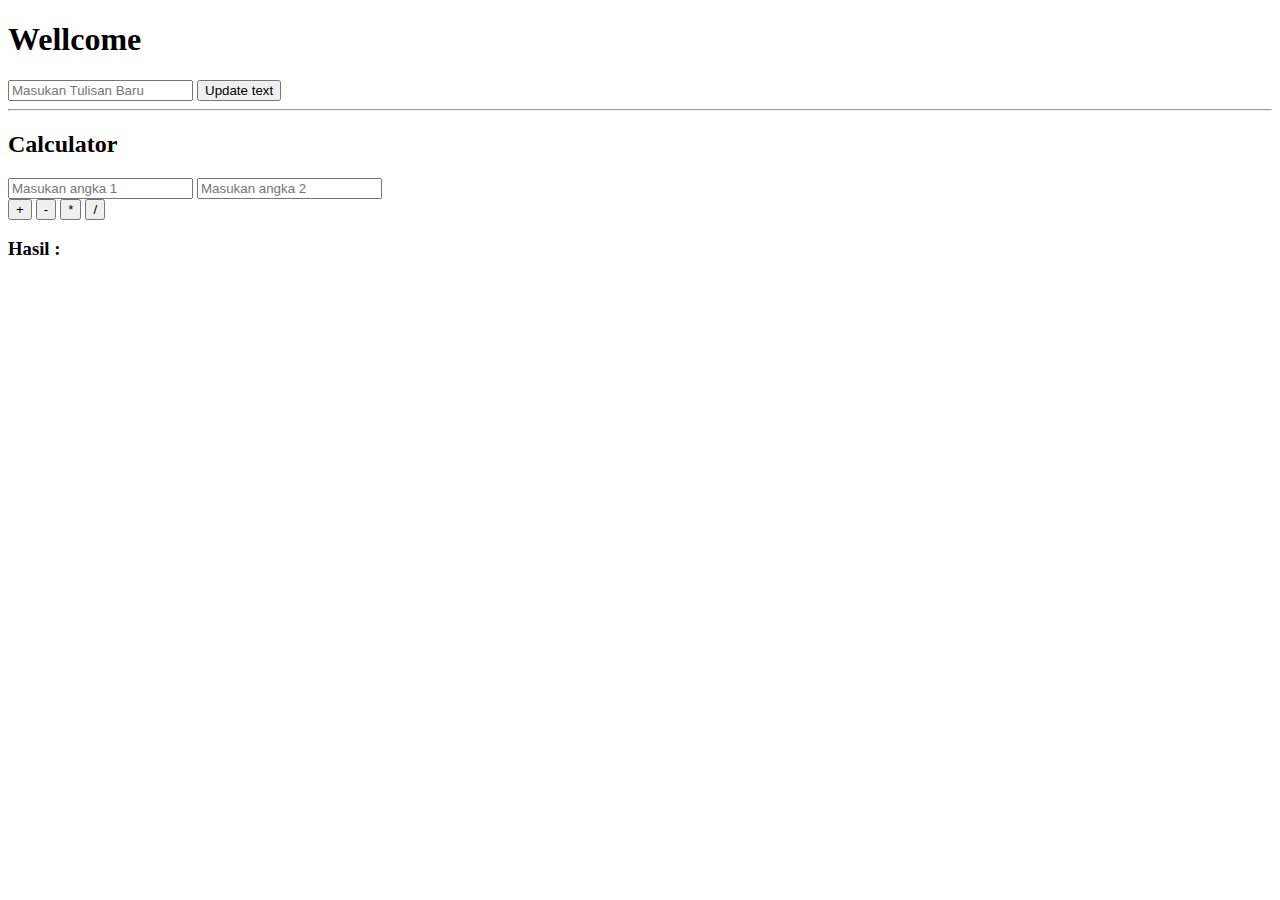
<file: Day03/index.html>
<!DOCTYPE html>
<html lang="en">
<head>
    <meta charset="UTF-8">
    <meta name="viewport" content="width=device-width, initial-scale=1.0">
    <title>Intro DOM</title>

</head>
<body>
    <h1 id="title" >Wellcome</h1>
    <input type="text" id="in-text" placeholder="Masukan Tulisan Baru">
    <button type="button" onclick="updateText()">Update text</button>
    <hr />
    <h2>Calculator</h2>
    <input type="number" id="angka-1" placeholder="Masukan angka 1">
    <input type="number" id="angka-2" placeholder="Masukan angka 2">
    <br />
    <button type="button" onclick="Calculator1()">+</button>
    <button type="button" onclick="Calculator2()">-</button>
    <button type="button" onclick="Calculator3()">*</button>
    <button type="button" onclick="Calculator4()">/</button>
    <h3>Hasil : <span id="result"></span> </h3>
</body>
<script>
    function updateText(){
        const inText = document.getElementById("in-text").value;
        const elementH1 = document.getElementById("title")
        elementH1.style.color = "red";
        elementH1.innerText=inText;
    }
//___________________________________________________________

function Calculator1() {
    const angka1 = parseInt( document.getElementById("angka-1").value);
    const angka2 = parseInt (document.getElementById("angka-2").value);
    const hitung = angka1 + angka2;
    const elemenSPAN = document.getElementById("result");
    elemenSPAN.innerText = hitung;
}

function Calculator2() {
    const angka1 = parseInt( document.getElementById("angka-1").value);
    const angka2 = parseInt (document.getElementById("angka-2").value);
    const hitung = angka1 - angka2;
    const elemenSPAN = document.getElementById("result");
    elemenSPAN.innerText = hitung;
}

function Calculator3() {
    const angka1 = parseInt( document.getElementById("angka-1").value);
    const angka2 = parseInt (document.getElementById("angka-2").value);
    const hitung = angka1 * angka2;
    const elemenSPAN = document.getElementById("result");
    elemenSPAN.innerText = hitung;
}

function Calculator4() {
    const angka1 = parseInt( document.getElementById("angka-1").value);
    const angka2 = parseInt (document.getElementById("angka-2").value);
    const hitung = angka1 / angka2;
    const elemenSPAN = document.getElementById("result");
    elemenSPAN.innerText = hitung;
}

</script>
</html>
</file>
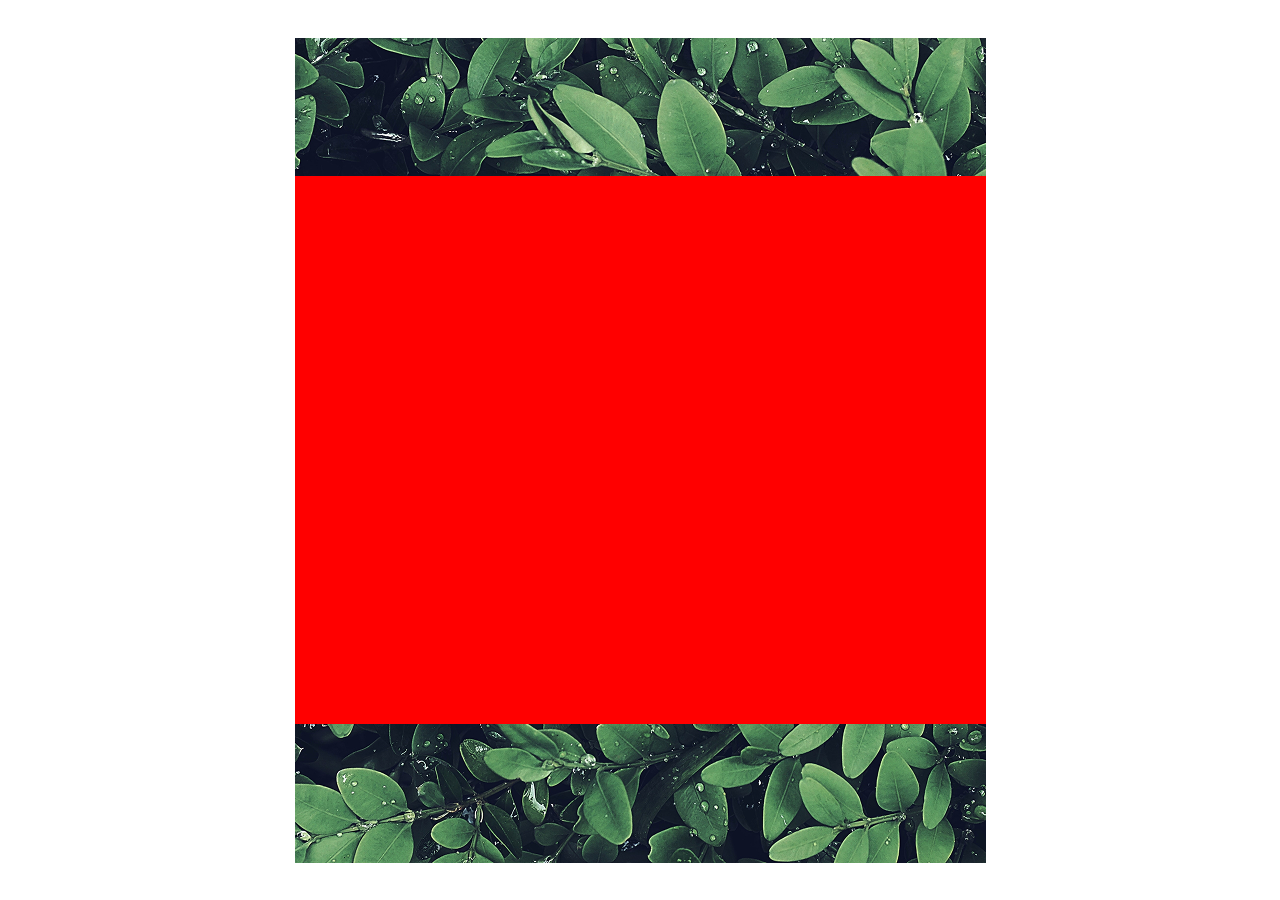
<file: Day01/02-simple-card-design/index.html>
<!DOCTYPE html>
<html lang="en">
  <head>
    <meta charset="UTF-8" />
    <meta name="viewport" content="width=device-width, initial-scale=1.0" />
    <title>Simple Card Design</title>
    <link rel="stylesheet" href="style.css" />
  </head>
  <body>
    <main>
      <div id="content-wrapper"></div>
    </main>
  </body>
</html>
</file>
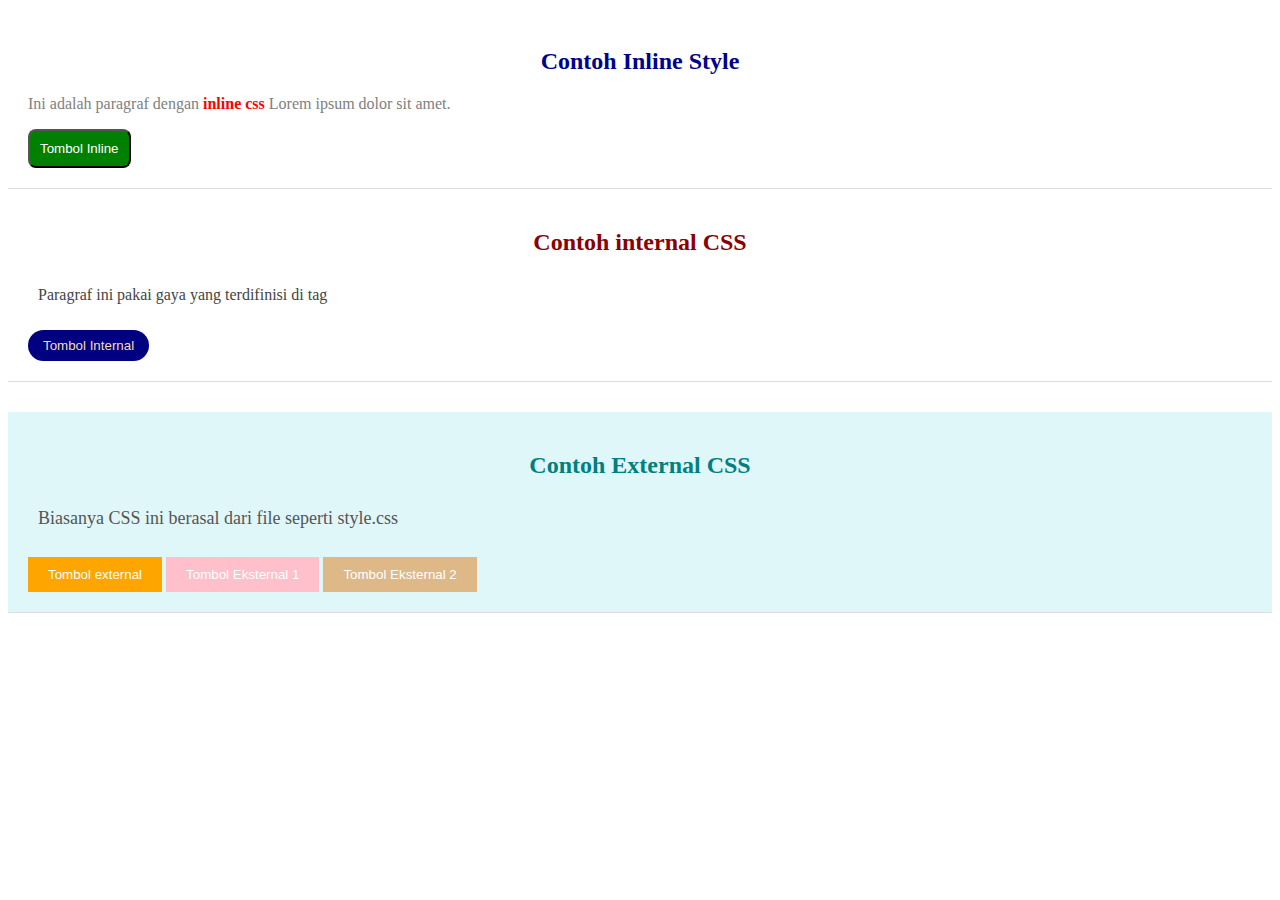
<file: Day01/CSS example/index.html>
<!DOCTYPE html>
<html lang="en">
<head>
    <meta charset="UTF-8">
    <meta name="viewport" content="width=device-width, initial-scale=1.0">
    <title>CSS Example</title>
    <link rel="stylesheet" href="index.css">
    <style>
        /* === Tempat Internal CSS === */
        .section{
            padding: 20px;
            border-bottom: 1px solid #ddd;
        }

        .internal-section h2 {
            color: darkred;
            text-align: center;
        }

        .internal-section p {
            color: #444;
            font-size: 16px;
            padding: 10px;
        }

        .internal-section button {
            background-color: navy;
            color: wheat;
            padding: 8px 15px;
            border: none;
            border-radius: 30px;
            cursor: pointer; /* kalau ngehover button bisa ada jempolnya di btn tsb. Ada progress,ada pointer dkk*/
        }

    </style>
</head>
<body>
    <!-- Inline Style CSS -->
    <div class="section">
        <h2 style="color:darkblue; text-align: center;">Contoh Inline Style</h2>
        <p style="font-size: 16px; color: gray;">Ini adalah paragraf dengan <strong style="color: red;">inline css</strong> Lorem ipsum dolor sit amet.</p>
        <button style="background-color: green; color: white; padding: 10px; border-radius: 8px;">Tombol Inline</button>
    </div>

    <!-- Internal CSS ada khusus style di Head HTML -->
    <div class="section internal-section">
        <h2>Contoh internal CSS</h2>
        <p>Paragraf ini pakai gaya yang terdifinisi di tag</p>
        <button>Tombol Internal</button>
    </div>

    <!-- External CSS -->
    <div class="section external-section">
        <h2>Contoh External CSS</h2>
        <p>Biasanya CSS ini berasal dari file seperti style.css</p>
        <button>Tombol external</button>

        <button class="btn-1">Tombol Eksternal 1 </button>
        <button class="btn-2"> Tombol Eksternal 2 </button>

    </div>


</body>
</html>
</file>
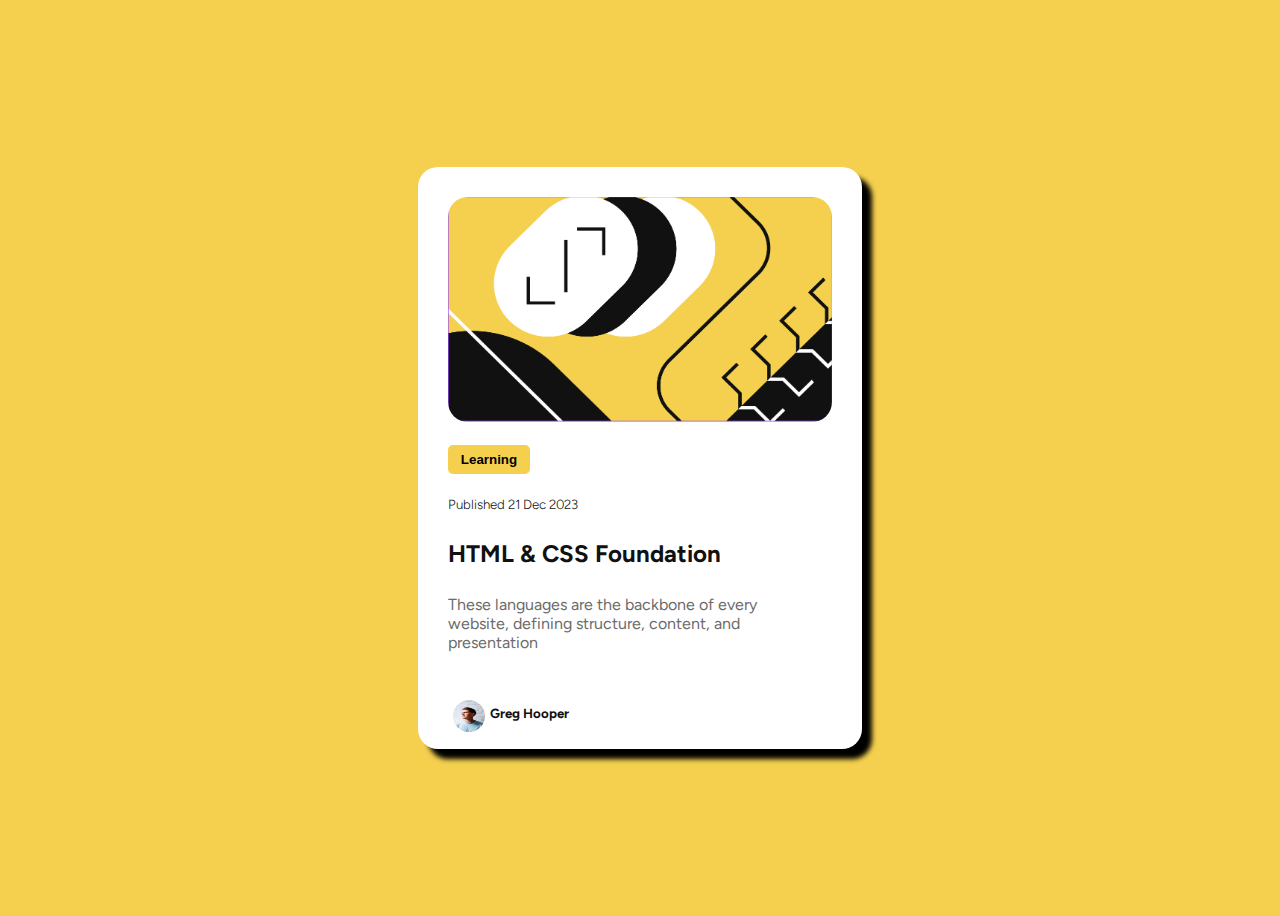
<file: Day01/Exercise HTML CSS/index.html>
<!DOCTYPE html>
<html lang="en">
<head>
    <style>
    body {background-color: #F4D04E;}
    </style>
    <meta charset="UTF-8">
    <meta name="viewport" content="width=device-width, initial-scale=1.0">

    <link rel="preconnect" href="https://fonts.googleapis.com">
    <link rel="preconnect" href="https://fonts.gstatic.com" crossorigin>
    <link href="https://fonts.googleapis.com/css2?family=Figtree:ital,wght@0,300..900;1,300..900&family=Roboto:ital,wght@0,100..900;1,100..900&display=swap" rel="stylesheet">

    <title>HTML and CSS Fondation</title>
    <link rel="stylesheet" href="index.css">
</head>
<body>
    <div class="big_container">

    <div class="gambar01">
        <img src="Tangkapan Layar 2025-06-17 pukul 14.21.58.png" alt="foto.01" >
    </div><br>


    <div class="btn-1">
        <button>Learning</button>
    </div>


    <div class="date">
        <h5>Published 21 Dec 2023</h5>
    </div>


    <div class="title">
        <h2>HTML & CSS Foundation</h2>
    </div>


    <div class="paragraf">
        <p>
            These languages are the backbone of every <br> website, defining structure, content, and <br> presentation
        </p>
    </div>
    <div class="footer">
        <img src="f6990abedd5d604a09d4a7a024323a45c11bb8ff.jpg" alt="poto.02" width="32" height="32">
        <h5>Greg Hooper</h5>
    </div>
    </div>
</body>
</html>
</file>
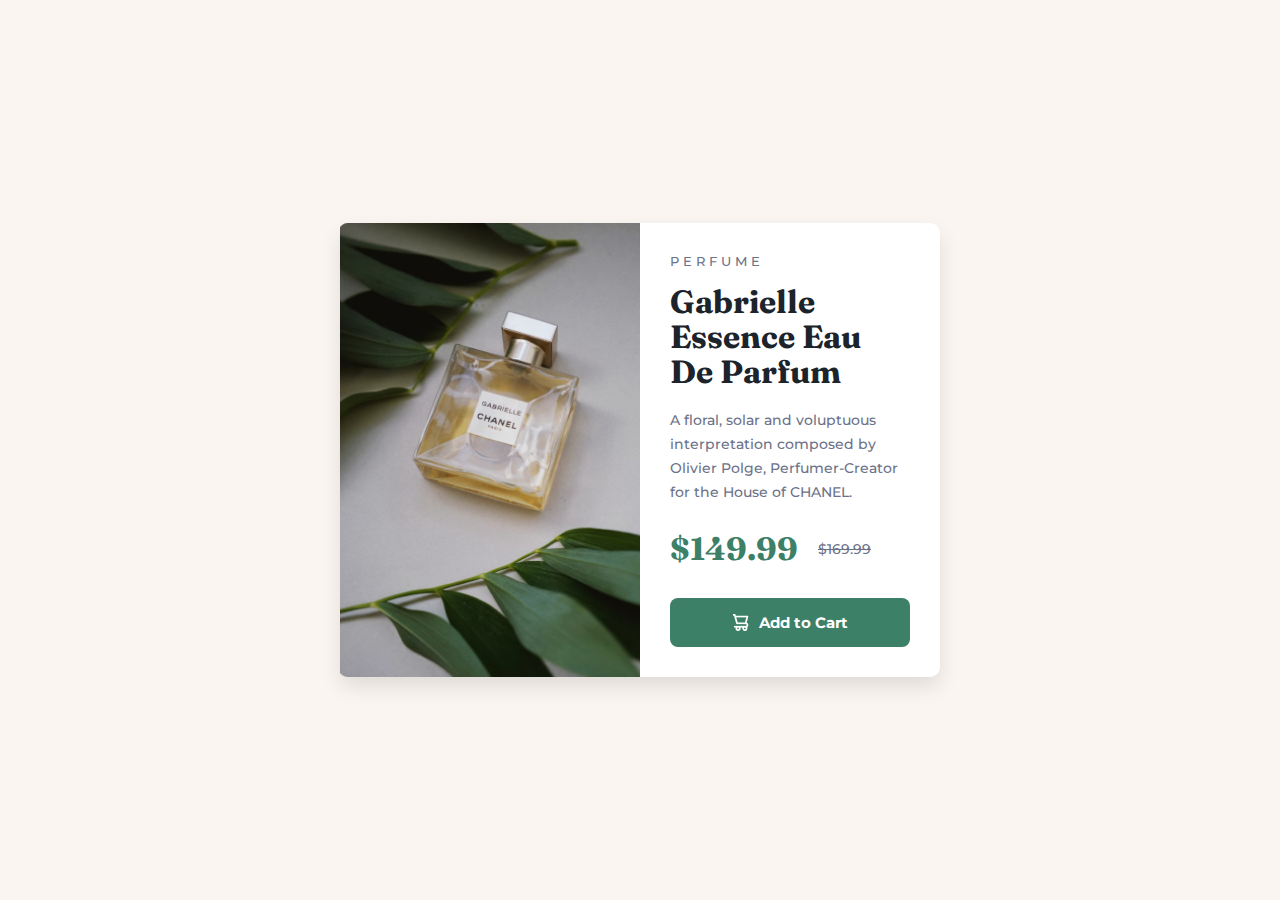
<file: Day02/exercise02/index.html>
<!DOCTYPE html>
<html lang="en">
<head>
    <meta charset="UTF-8">
    <meta name="viewport" content="width=device-width, initial-scale=1.0">
    <title>Product Card Design</title>

    <link rel="preconnect" href="https://fonts.googleapis.com">
    <link rel="preconnect" href="https://fonts.gstatic.com" crossorigin>
    <link href="https://fonts.googleapis.com/css2?family=Fraunces:opsz,wght@9..144,700&family=Montserrat:wght@500;700&display=swap" rel="stylesheet">
    
    <link rel="stylesheet" href="style.css">
</head>
<body>
        <div class="product-card">
            <div class="product-image">
                <img src="asset/Bitmap (1).png" alt="Gabrielle Essence Eau De Parfum">
            </div>
            <div class="product-details">
                <p class="product-category">Perfume</p>
                <h1 class="product-title">Gabrielle Essence Eau De Parfum</h1>
                <p class="product-description">
                    A floral, solar and voluptuous interpretation composed by Olivier Polge, Perfumer-Creator for the House of CHANEL.
                </p>
                <div class="product-prices">
                    <span class="current-price">$149.99</span>
                    <span class="old-price">$169.99</span>
                </div>
                <button class="add-to-cart-btn">
                    <img src="asset/Shape (1).png" alt="keranjang">
                    Add to Cart
                </button>
            </div>
        </div>
</body>
</html>
</file>
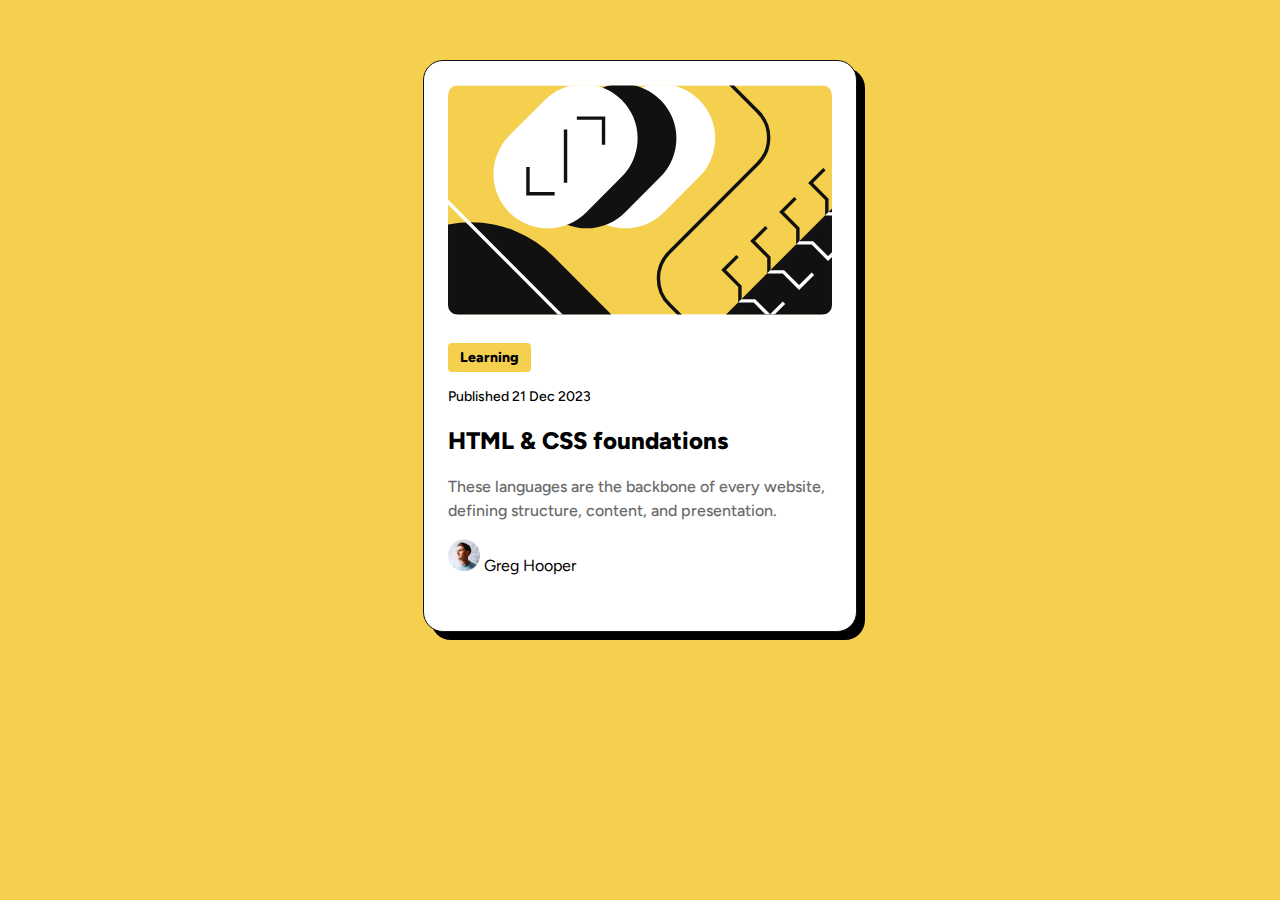
<file: Day01/exercise/01-blog-preview-card/index.html>
<!DOCTYPE html>
<html lang="en">
  <head>
    <meta charset="UTF-8" />
    <meta name="viewport" content="width=device-width, initial-scale=1.0" />
    <title>Blog Preview Card</title>
    <link rel="stylesheet" href="style.css" />
  </head>
  <body>
    <div id="card-container">
      <img
        id="article-img"
        src="./assets/illustration-article.svg"
        alt="Article illustration"
      />
      <p id="subtitle">learning</p>
      <p id="published-date">Published 21 Dec 2023</p>
      <h1 id="title">HTML & CSS foundations</h1>
      <p id="content">
        These languages are the backbone of every website, defining structure,
        content, and presentation.
      </p>

      <img
        id="avatar-image"
        src="./assets/image-avatar.webp"
        alt="Avatar image"
      />
      <span>Greg Hooper</span>
    </div>
  </body>
</html>
</file>
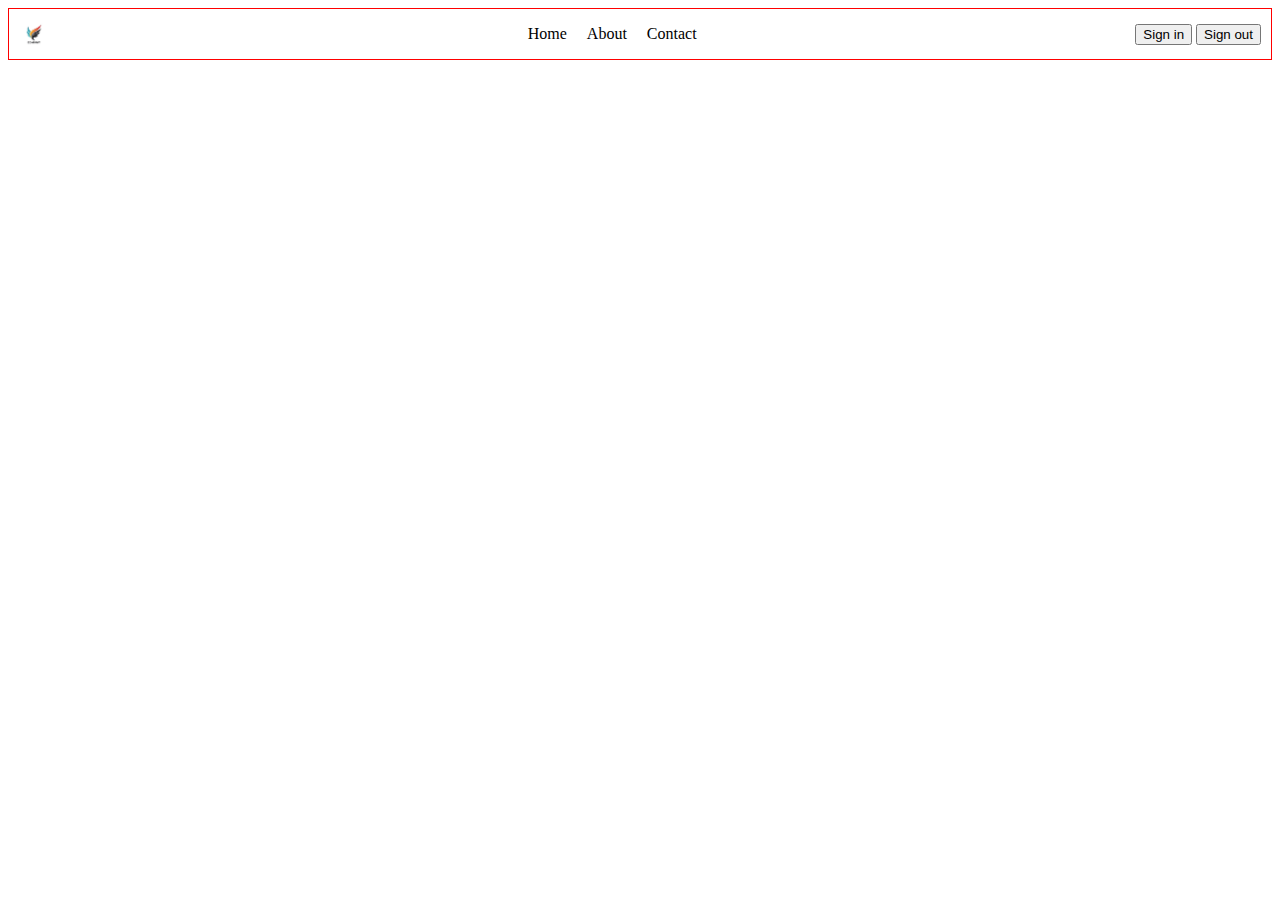
<file: Day02/Flex.html>
<!DOCTYPE html>
<html lang="en">
<head>
    <meta charset="UTF-8">
    <meta name="viewport" content="width=device-width, initial-scale=1.0">
    <title>CSS : Flex</title>
    <style>
        #navbar{
            display: flex;
            border: 1px solid red;
            justify-content: space-between;
            align-items: center;
            padding: 0px 10px;
        }

        #nav-menu{
            display: flex;
            list-style: none;
            gap: 20px;
        }
    </style>
</head>
<body>
    <nav id="navbar">
        <img id="nav-logo" src="abstract-logo-design-for-any-corporate-brand-business-company-vector.jpg" alt="logo perusahaan" width="30px">
        <ul id="nav-menu">
            <li>Home</li>
            <li>About</li>
            <li>Contact</li>
        </ul>
        <div id="nav-action">
            <button>Sign in</button>
            <button>Sign out</button>
        </div>
    </nav>
</body>
</html>
</file>
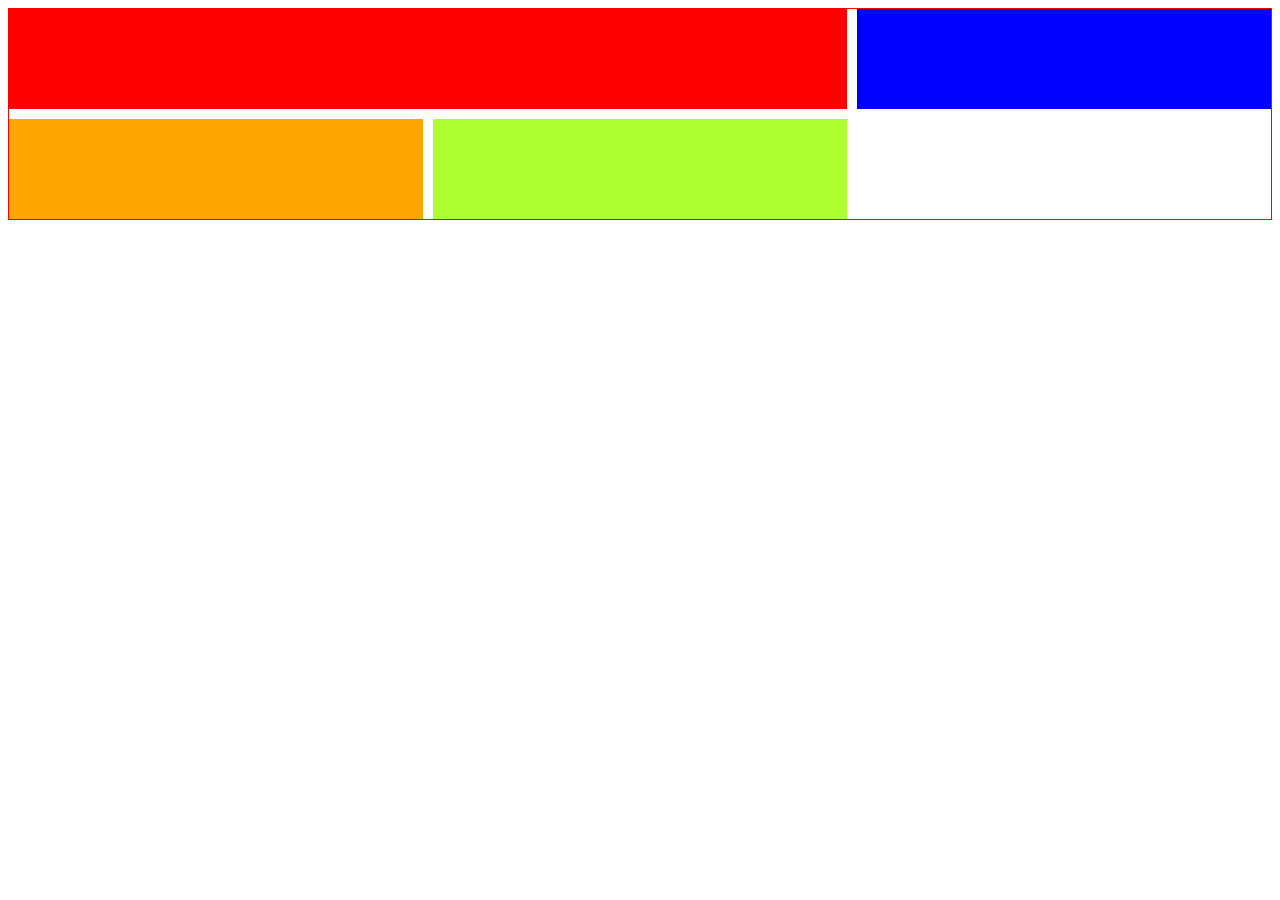
<file: Day02/grid.html>
<!DOCTYPE html>
<html lang="en">
<head>
    <meta charset="UTF-8">
    <meta name="viewport" content="width=device-width, initial-scale=1.0">
    <title>CSS : Grid</title>
    <style>

        #container{
            border: 1px solid red;
            display: grid;
            grid-template-columns: repeat(3, 1fr);
            /* grid-template-columns: 100px 200px 100px; */
            grid-template-rows: 100px 100px;
            row-gap: 10px;
            column-gap: 10px;
            grid-template-areas: 
            "area1 area1 area2"
            "area3 area4 area5";
        }
        #item-1{
            background-color: red;
            grid-area: area1;
        }
        #item-2{
            background-color: blue;
            grid-area: area2;
        }
        #item-3{
            background-color: orange;
            grid-area: area3;
        }
        #item-4{
            background-color: greenyellow;
            grid-area: area4;
        }
    </style>
</head>
<body>
    <div id="container">
        <div id="item-1"></div>
        <div id="item-2"></div>
        <div id="item-3"></div>
        <div id="item-4"></div>
    </div>
</body>
</html>
</file>
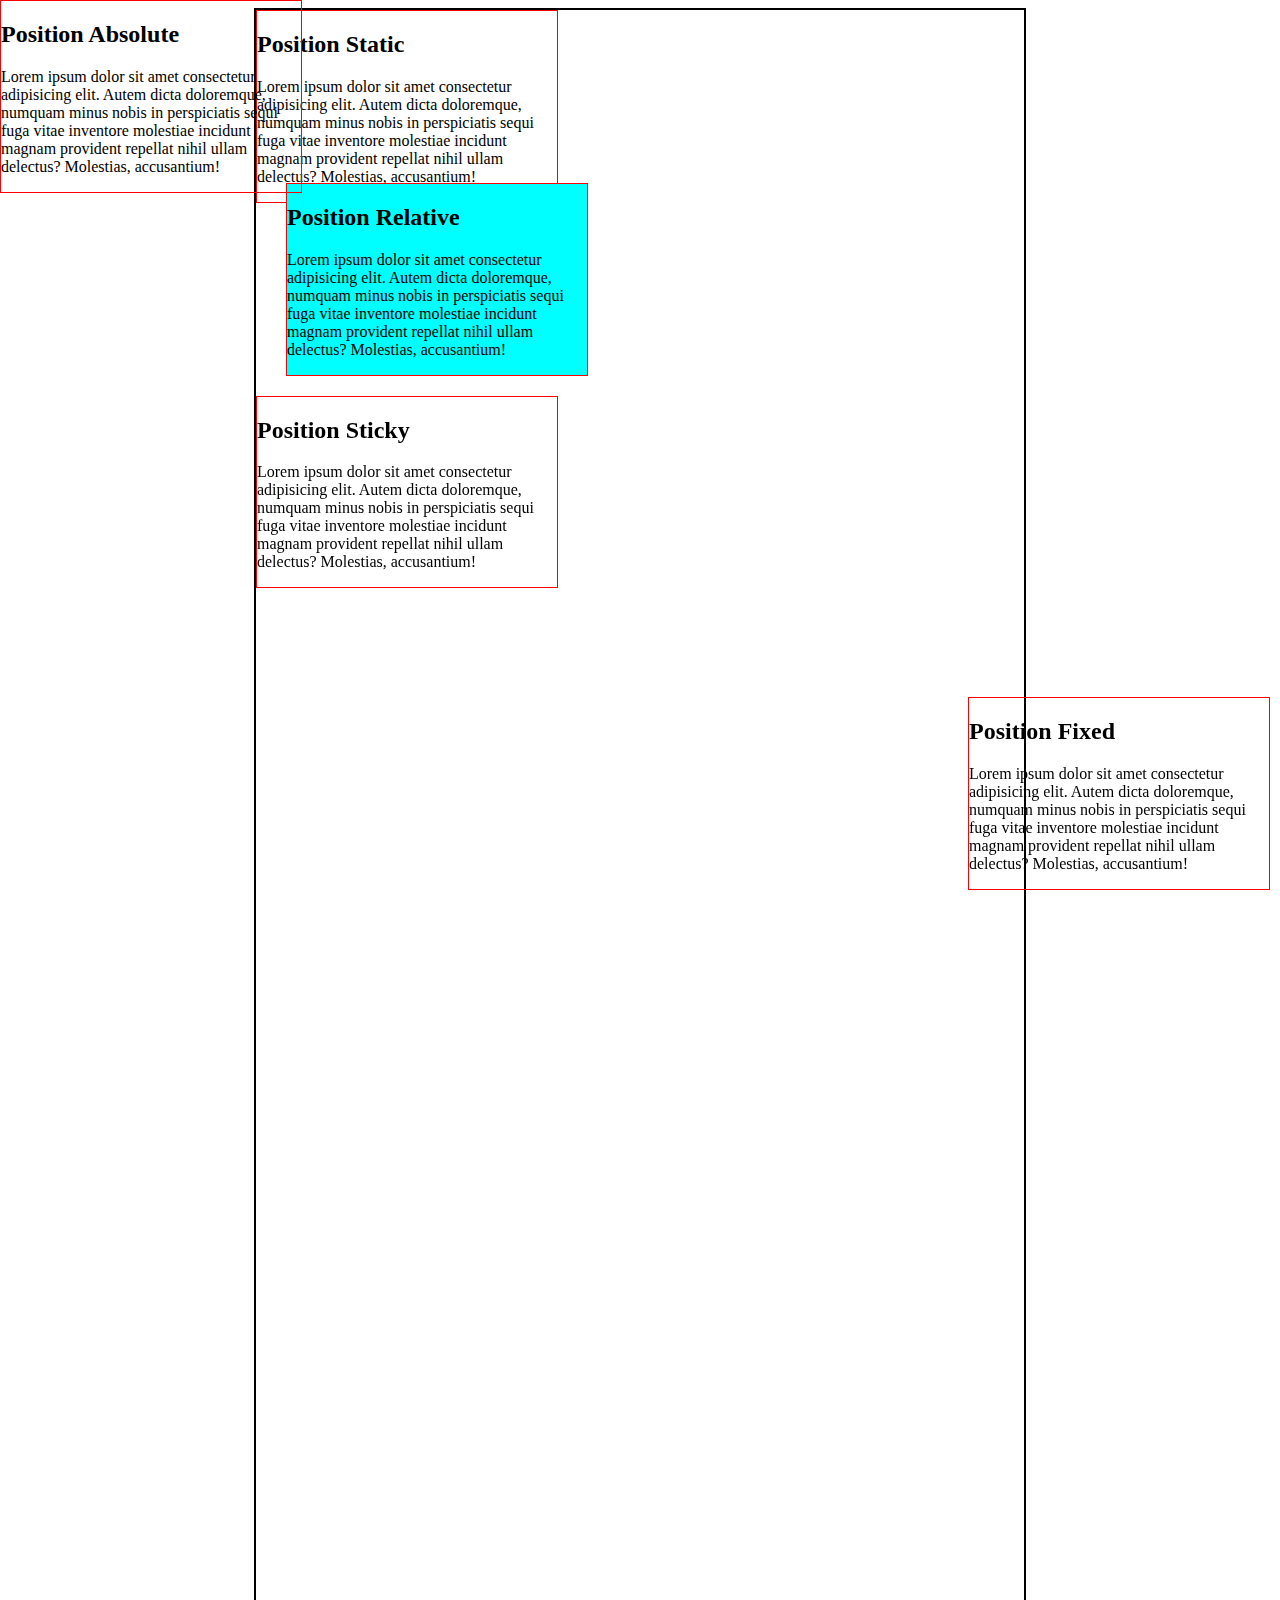
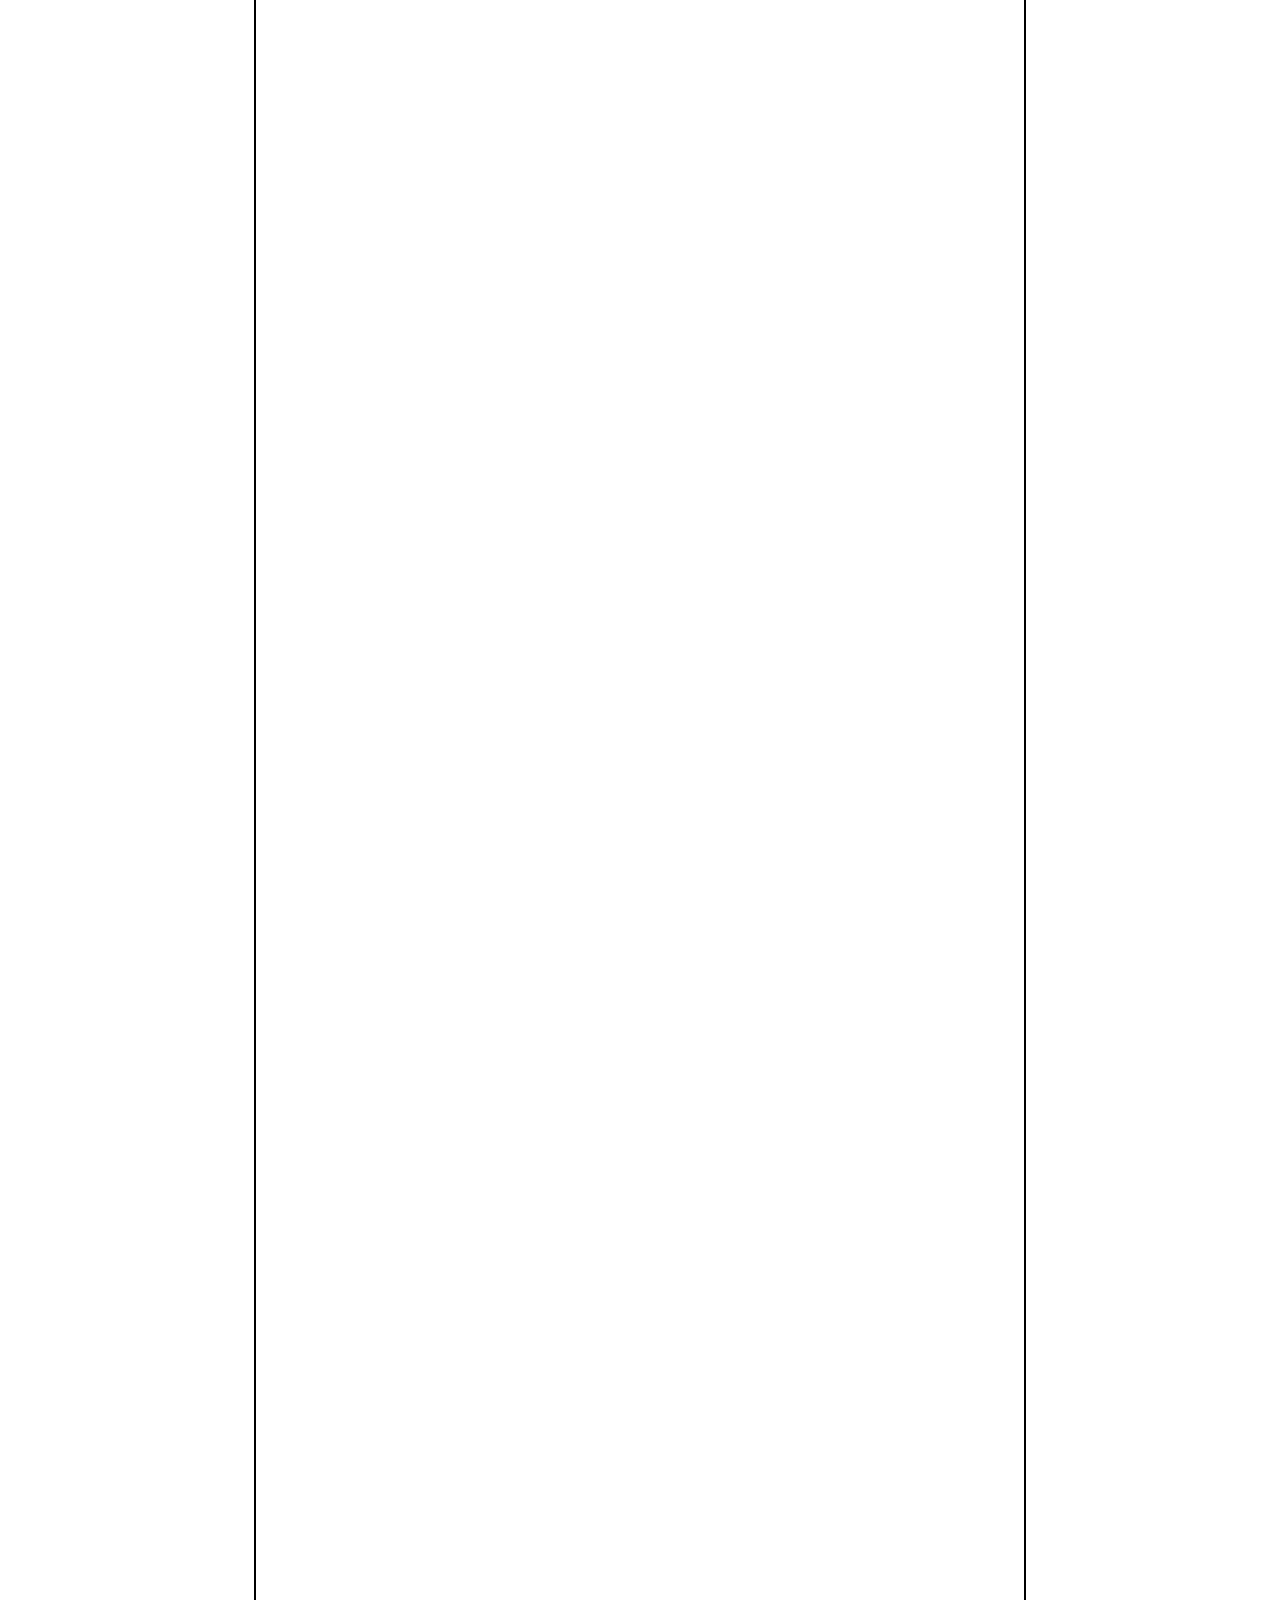
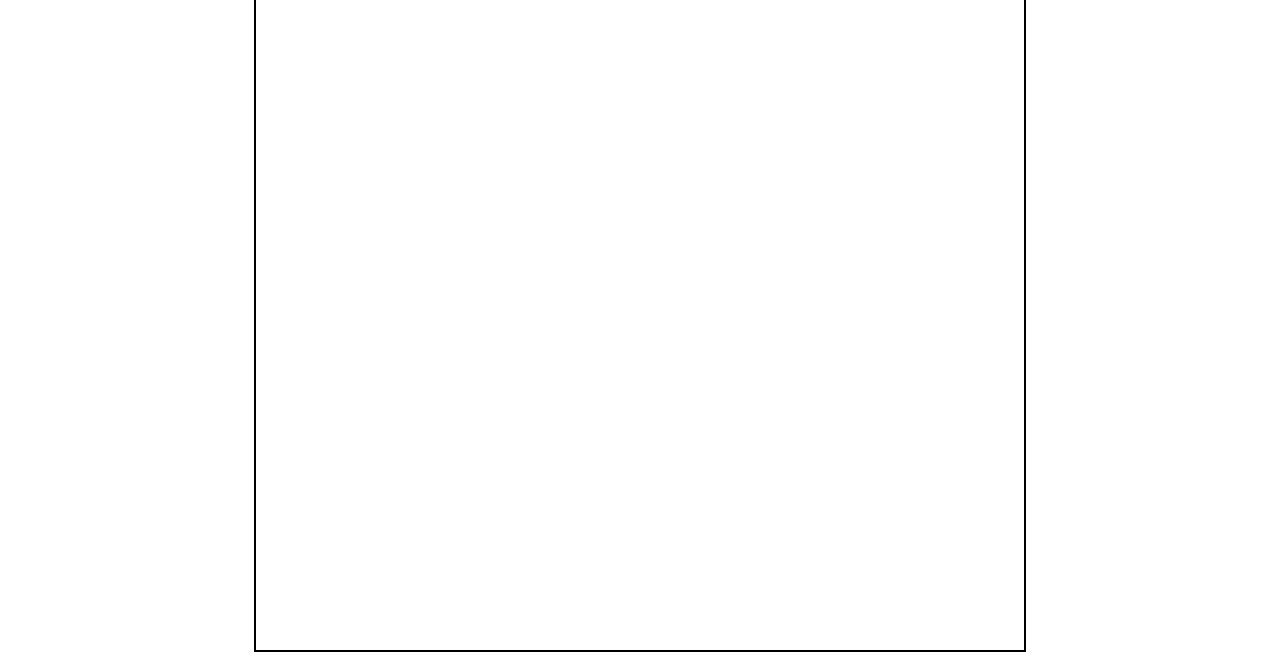
<file: Day02/position.html>
<!DOCTYPE html>
<html lang="en">
<head>
    <meta charset="UTF-8">
    <meta name="viewport" content="width=device-width, initial-scale=1.0">
    <title>CSS : Position</title>
    <style>
        #container{
            width: 60vw;
            height: 300vw;
            border: 2px solid black;
            margin: auto;
        }

        #container > div{
            width: 300px;
            border: 1px solid red;
        }
    </style>
</head>
<body>
    <div id="container">
        <div id="static-example" style=" position: static;">
            <h2>Position Static</h2>
            <p>
                Lorem ipsum dolor sit amet consectetur adipisicing elit. Autem dicta doloremque, numquam minus nobis in perspiciatis sequi fuga vitae inventore molestiae incidunt magnam provident repellat nihil ullam delectus? Molestias, accusantium!
            </p>
        </div>
        <div id="Relative-example" style=
        " position: relative; 
        left: 30px; 
        top: -20px;
        background-color: aqua; ">
            <h2>Position Relative</h2>
            <p>
                Lorem ipsum dolor sit amet consectetur adipisicing elit. Autem dicta doloremque, numquam minus nobis in perspiciatis sequi fuga vitae inventore molestiae incidunt magnam provident repellat nihil ullam delectus? Molestias, accusantium!
            </p>
        </div>
        <div id="Absolute-example" style=
        " position: absolute;
        left: 0px;
        top: 0px; ">
            <h2>Position Absolute</h2>
            <p>
                Lorem ipsum dolor sit amet consectetur adipisicing elit. Autem dicta doloremque, numquam minus nobis in perspiciatis sequi fuga vitae inventore molestiae incidunt magnam provident repellat nihil ullam delectus? Molestias, accusantium!
            </p>
        </div>
        <div id="Fixed-example" style=
        " position: fixed; right: 10px; bottom: 10px;">
            <h2>Position Fixed</h2>
            <p>
                Lorem ipsum dolor sit amet consectetur adipisicing elit. Autem dicta doloremque, numquam minus nobis in perspiciatis sequi fuga vitae inventore molestiae incidunt magnam provident repellat nihil ullam delectus? Molestias, accusantium!
            </p>
        </div>
        <div id="Sticky-example" style=
        " position: sticky; top: 10px;">
            <h2>Position Sticky</h2>
            <p>
                Lorem ipsum dolor sit amet consectetur adipisicing elit. Autem dicta doloremque, numquam minus nobis in perspiciatis sequi fuga vitae inventore molestiae incidunt magnam provident repellat nihil ullam delectus? Molestias, accusantium!
            </p>
        </div>
    </div>
</body>
</html>
</file>
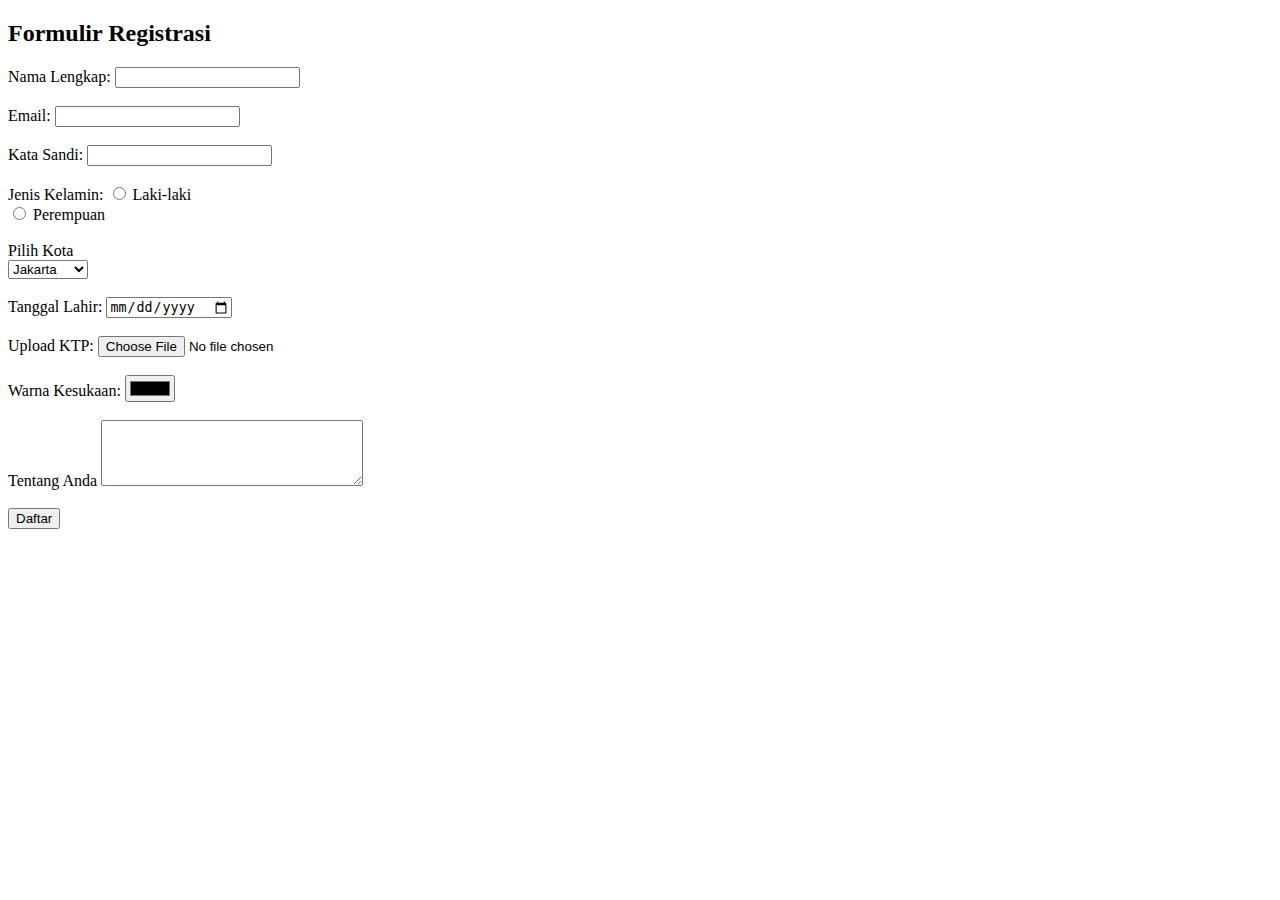
<file: Day01/HTML example/form registrasi.html>
<!DOCTYPE html>
<html lang="en">

<head>
    <meta charset="UTF-8">
    <meta name="viewport" content="width=device-width, initial-scale=1.0">
    <title>JC Surabaya - Frontend Development Module (Form Registrasi)</title>
</head>

<body>
    <form method="post">
        <h2>Formulir Registrasi</h2>

        <label for="fullname">Nama Lengkap:</label>
        <input type="text" id="fullname" name="fullname" required><br><br>

        <label for="email">Email:</label>
        <input type="text" id="email" name="email" required><br><br>

        <label for="password">Kata Sandi:</label>
        <input type="password" id="password" name="password"><br><br>

        <label for="gender">Jenis Kelamin:</label>
        <input type="radio" id="male" name="gender" value="male">
        <label for="male">Laki-laki</label><br>
        <input type="radio" id="female" name="gender" value="female">
        <label for="female">Perempuan</label><br><br>

        <label for="kota">Pilih Kota</label><br>
        <select name="kota" id="kota">
            <option value="jakarta">Jakarta</option>
            <option value="bandung">Bandung</option>
            <option value="surabaya">Surabaya</option>
        </select><br><br>

        <label for="dob">Tanggal Lahir:</label>
        <input type="date" id="dob" name="dob"><br><br>

        <label for="upload-ktp">Upload KTP:</label>
        <input type="file" id="upload-ktp" name="upload-ktp"><br><br>

        <label for="fav-color">Warna Kesukaan:</label>
        <input type="color" id="fav-color" name="fav-color"><br><br>

        <label for="bio">Tentang Anda</label>
        <textarea id="bio" name="bio" rows="4" cols="30"></textarea><br><br>

        <button type="submit">Daftar</button>
    </form>
</body>

</html>
</file>
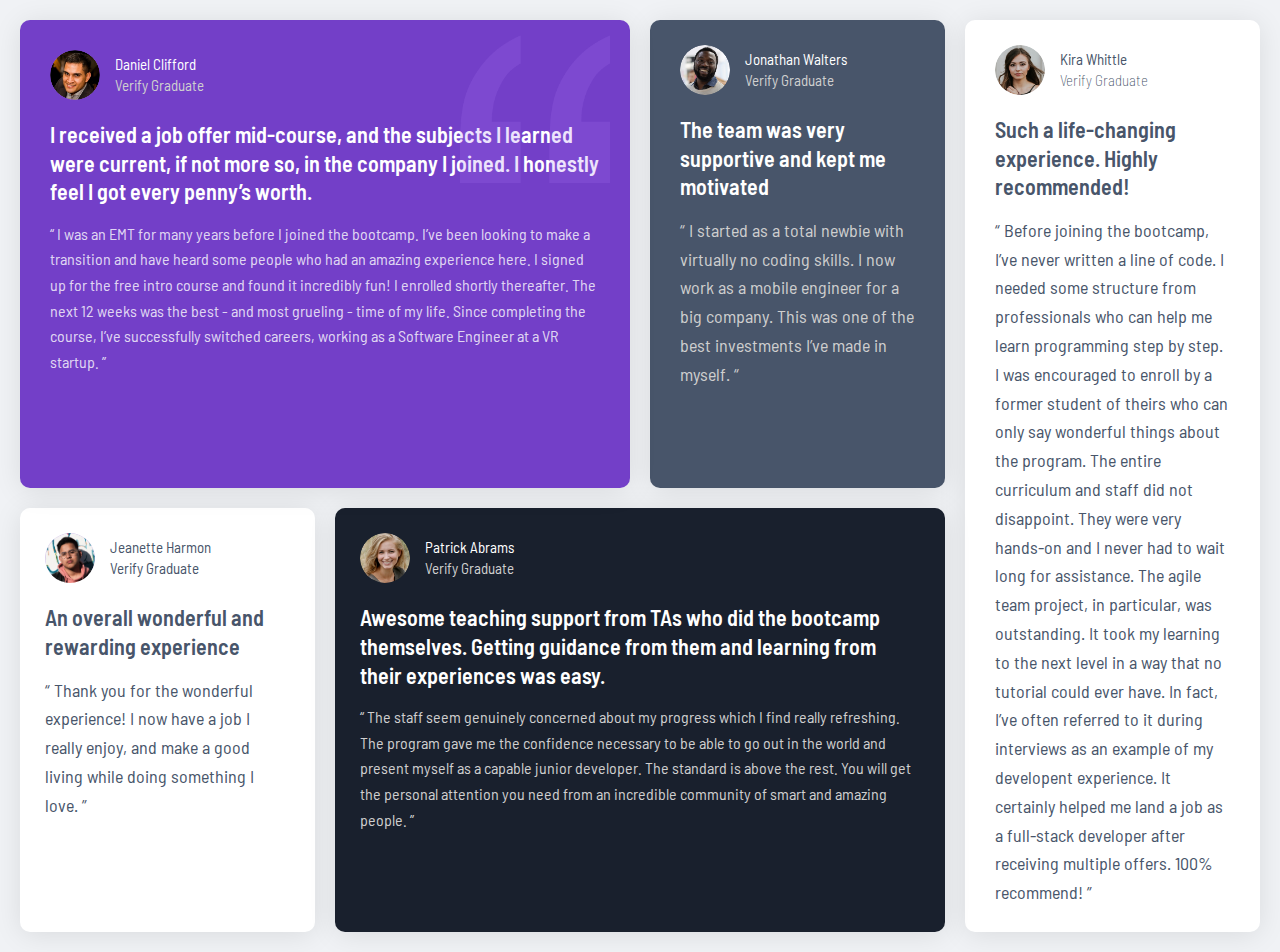
<file: Day02/Exercise/exercise.html>
<!DOCTYPE html>
<html lang="en">
<head>
    <meta charset="UTF-8">
    <meta name="viewport" content="width=device-width, initial-scale=1.0">
    <title>CSS : Grid</title>
    <style>
@import url('https://fonts.googleapis.com/css2?family=Barlow+Semi+Condensed:wght@400;600;700&display=swap');

    * {
        box-sizing: border-box;
        margin: 0;
        padding: 0;
        font-family: 'Barlow Semi Condensed', sans-serif;
    }

    body {
        background-color: #f0f2f5;
        padding: 20px;
    }

    .container {
        display: grid;
        grid-template-columns: repeat(4, 1fr);
        gap: 20px;
        grid-template-areas:
            "item1 item1 item2 item3"
            "item4 item5 item5 item3";
    }

    .radius {
        border-radius: 10px;
        box-shadow: 0px 3px 29px -1px rgba(0, 0, 0, 0.1);
    }

    .item-one {
        background-color: #733fc8;
        grid-area: item1;
        padding: 30px;
        color: white;
        position: relative;
        overflow: hidden;
    }
    .item-two { background-color: #48556a; grid-area: item2; padding: 25px 30px; color: white; }
    .item-three { background-color: white; grid-area: item3; padding: 25px 30px; color: #48556A; }
    .item-four { background-color: white; grid-area: item4; padding: 25px; color: #48556A; }
    .item-five { background-color: #19202d; grid-area: item5; padding: 25px; color: white; }

    .profile {
        display: flex;
        gap: 15px;
        align-items: center;
        margin-bottom: 20px;
    }

.img01 {
    position: absolute;
    top: 15px;
    right: 20px;
    z-index: 0;
    opacity: 0.2;
    width: 150px;
    height: auto;
}

    .profile img {
        border-radius: 50%;
        width: 50px;
        height: 50px;
    }

    .desk-profile p {
        margin: 0;
        line-height: 1.4;
        font-size: 15px;
    }

    .description-head h2 {
        font-size: 22px;
        margin-bottom: 15px;
        line-height: 1.3;
        font-weight: 600;
    }

    .descripton-body p {
        font-size: 16px;
        line-height: 1.6;
        font-weight: 400;
        color: rgba(255, 255, 255, 0.8);
    }

    @media (max-width: 768px) {
        .container {
            display: flex;
            flex-direction: column;
        }

        .item-one, .item-two, .item-three, .item-four, .item-five {
            width: 100%;
        }

        .description-head h2 {
            font-size: 16px;
        }

        .descripton-body p {
            font-size: 13px;
        }
    }

    @media (max-width: 480px) {
        body {
            padding: 10px;
        }

        .profile img {
            width: 40px;
            height: 40px;
        }

        .description-head h2 {
            font-size: 15px;
        }

        .descripton-body p {
            font-size: 12px;
        }
    }
    </style>
</head>
<body>
    <div class="container">

        <div class="item-one radius">
            <img class="img01" src="aseet/“ (1).png" alt="" width="60">
            <div class="profile">
                <img src="aseet/Oval (1).png" alt="">
                <div class="desk-profile">
                    <p style="color: #fff;">Daniel Clifford</p>
                    <p style="color: #cfcfcf;">Verify Graduate</p>
                </div>
            </div>
            <div class="description-head">
                <h2>
                    I received a job offer mid-course, and the subjects I learned were current, if not more so, in the
                    company I joined. I honestly feel I got every penny’s worth.
                </h2>
            </div>
            <div class="descripton-body">
                <p>
                    “ I was an EMT for many years before I joined the bootcamp. I’ve been looking to make a transition
                    and have heard some people who had an amazing experience here. I signed up for the free intro course
                    and found it incredibly fun! I enrolled shortly thereafter. The next 12 weeks was the best - and
                    most grueling - time of my life. Since completing the course, I’ve successfully switched careers,
                    working as a Software Engineer at a VR startup. ”
                </p>
            </div>
        </div>

        <div class="item-two radius">
            <div class="profile">
                <img src="aseet/Oval (2).png" alt="">
                <div class="desk-profile">
                    <p style="color: #fff;">Jonathan Walters</p>
                    <p style="color: #cfcfcf;">Verify Graduate</p>
                </div>
            </div>
            <div class="description-head" style="color: #fff;">
                <h2>
                    The team was very supportive and kept me motivated
                </h2>
            </div>
            <div class="descripton-body">
                <p style="color: #cfcfcf; font-size: 18px;">
                    “ I started as a total newbie with virtually no coding skills. I now work as a mobile engineer for a
                    big company. This was one of the best investments I’ve made in myself. “
                </p>
            </div>
        </div>

        <div class="item-three radius">
            <div class="profile">
                <img src="aseet/Oval (3).png" alt="">
                <div class="desk-profile">
                    <p style="color: #48556A;">Kira Whittle</p>
                    <p style="color: #48556A; font-weight: 200;">Verify Graduate</p>
                </div>
            </div>
            <div class="description-head" style="color: #48556A;">
                <h2>
                    Such a life-changing experience. Highly recommended!
                </h2>
            </div>
            <div class="descripton-body">
                <p style="color: #48556A; font-size: 18px;">
                    “ Before joining the bootcamp, I’ve never written a line of code. I needed some structure from
                    professionals who can help me learn programming step by step. I was encouraged to enroll by a former
                    student of theirs who can only say wonderful things about the program. The entire curriculum and
                    staff did not disappoint. They were very hands-on and I never had to wait long for assistance. The
                    agile team project, in particular, was outstanding. It took my learning to the next level in a way
                    that no tutorial could ever have. In fact, I’ve often referred to it during interviews as an example
                    of my developent experience. It certainly helped me land a job as a full-stack developer after
                    receiving multiple offers. 100% recommend! ”
                </p>
            </div>
        </div>

        <div class="item-four radius">
            <div class="profile">
                <img src="aseet/Oval (5).png" alt="">
                <div class="desk-profile">
                    <p style="color: #48556A;">Jeanette Harmon</p>
                    <p style="color: #48556A;">Verify Graduate</p>
                </div>
            </div>
            <div class="description-head" style="color: #48556A;">
                <h2>
                    An overall wonderful and rewarding experience
                </h2>
            </div>
            <div class="descripton-body">
                <p style="color: #48556A; font-size: 18px;">
                    “ Thank you for the wonderful experience! I now have a job I really enjoy, and make a good living
                    while doing something I love. ”
                </p>
            </div>
        </div>

        <div class="item-five radius">
            <div class="profile">
                <img src="aseet/Oval (4).png" alt="">
                <div class="desk-profile">
                    <p style="color: #fff;">Patrick Abrams</p>
                    <p style="color: #cfcfcf;">Verify Graduate</p>
                </div>
            </div>
            <div class="description-head" style="color: #fff;">
                <h2>
                    Awesome teaching support from TAs who did the bootcamp themselves. Getting guidance from them and
                    learning from their experiences was easy.
                </h2>
            </div>
            <div class="descripton-body">
                <p style="color: #cfcfcf;">
                    “ The staff seem genuinely concerned about my progress which I find really refreshing. The program
                    gave me the confidence necessary to be able to go out in the world and present myself as a capable
                    junior developer. The standard is above the rest. You will get the personal attention you need from
                    an incredible community of smart and amazing people. ”
                </p>
            </div>
        </div>
    </div>
</body>
</html>
</file>
<file: Day01/02-simple-card-design/style.css>
main {
  background-image: url(./assets/background-image.png);
  width: 691px;
  height: 825px;
  /* margin-left: auto;
  margin-right: auto;
  margin-top: auto;
  margin-bottom: auto; */
  margin: auto;
  position: absolute;
  top: 0;
  bottom: 0;
  right: 0;
  left: 0;
}

#content-wrapper {
  width: 691px;
  height: 548px;
  background-color: red;
  position: absolute;
  bottom: 0;
  top: 0;
  margin: auto;
}
</file>
<file: Day01/CSS example/index.css>
.external-section {
    background-color: #e0f7fa;
    padding: 20px;
    margin-top: 30px;

}
.external-section h2{
    color: teal;
    text-align: center;

}
.external-section p {
    font-size: 18px;
    color: #555;
    padding: 10px;
}

.external-section button {
    background-color: orange;
    color: white;
    padding: 10px 20px;
    border: none;
}

.external-section .btn-1 {
    background-color: pink;
    color: white;
    padding: 10px 20px;
    border: none;
}

.external-section .btn-2 {
    background-color: burlywood;
    color: white;
    padding: 10px 20px;
    border: none;
}
</file>
<file: Day01/Exercise HTML CSS/index.css>
body{
    display: flex;
    justify-content: center;
    justify-items: center;
    align-items: center;
    height: 100vh;
    font-family: "Figtree", sans-serif;
}

.big_container{
    background-color: white;
    width: 384px;
    height: 522px;
    border-radius: 20px;
    box-shadow: 10px 10px 5px #000000;
    padding: 30px 30px;
    -webkit-border-radius: 20px;
    -moz-border-radius: 20px;
    -ms-border-radius: 20px;
    -o-border-radius: 20px;
}

.gambar01 img{
    border-radius: 10px;
    width: 100%;
    height: 225px;
    border-radius: 20px;
}

.btn-1 button{
    background-color: #F4D04E;
    border-style: none;
    width: 82px;
    height: 29px;
    border-radius: 5px;
    font-weight: bold;
}

.date h5{
    color: #111;
    width: 143px;
    height: 21px;
    font-weight: 100;
    margin: px;
}

.title h2{
    width: 336px;
    height: 36px;
    color: #111;
}

.paragraf p{
    color: #6B6B6B;
    width: 336px;
    height: 72px;
    
}

.footer {
    display: flex;
    align-items: center;
}

.footer img{
    border-radius: 100%;
    padding: 5px;
}

.footer h5 {
    width: 85px;
    height: 21px;
    align-items: center;
    color: #111;
}
</file>
<file: Day02/exercise02/style.css>
:root {
    --clr-primary-dark-cyan: hsl(158, 36%, 37%);
    --clr-primary-cream: hsl(30, 48%, 96%);
    --clr-dark-blue: hsl(212, 21%, 14%);
    --clr-grayish-blue: hsl(228, 12%, 48%);
    --clr-white: hsl(0, 0%, 100%);

    --ff-montserrat: 'Montserrat', sans-serif;
    --ff-fraunces: 'Fraunces', serif;
}

* {
    box-sizing: border-box;
    margin: 0;
    padding: 0;
}

body {
    font-family: var(--ff-montserrat);
    font-weight: 500;
    font-size: 14px;
    background-color: var(--clr-primary-cream);
    display: flex;
    justify-content: center;
    align-items: center;
    min-height: 100vh;
    padding: 20px;
}

.product-card {
    display: flex;
    max-width: 600px;
    background-color: var(--clr-white);
    border-radius: 10px;
    box-shadow: 0 10px 20px rgba(0, 0, 0, 0.1);
    margin: auto;
}

.product-image {
    flex: 1;
    min-width: 300px;
}

.product-image img {
    display: block;
    width: 100%;
    height: 100%;
    object-fit: cover;
}

.product-details {
    padding: 30px;
    display: flex;
    flex-direction: column;
    justify-content: space-between;
}

.product-category {
    text-transform: uppercase;
    letter-spacing: 4px;
    color: var(--clr-grayish-blue);
    font-size: 13px;
    margin-bottom: 15px;
}

.product-title {
    font-family: var(--ff-fraunces);
    font-size: 32px;
    line-height: 1.1;
    color: var(--clr-dark-blue);
    margin-bottom: 20px;
}

.product-description {
    color: var(--clr-grayish-blue);
    line-height: 1.7;
    margin-bottom: 25px;
}

.product-prices {
    display: flex;
    align-items: center;
    gap: 20px;
    margin-bottom: 30px;
}

.current-price {
    font-family: var(--ff-fraunces);
    font-size: 32px;
    font-weight: 700;
    color: var(--clr-primary-dark-cyan);
}

.old-price {
    color: var(--clr-grayish-blue);
    text-decoration: line-through;
    font-size: 14px;
}

.add-to-cart-btn {
    width: 100%;
    padding: 15px;
    background-color: var(--clr-primary-dark-cyan);
    color: var(--clr-white);
    border: none;
    border-radius: 8px;
    cursor: pointer;
    font-family: var(--ff-montserrat);
    font-weight: 700;
    font-size: 15px;
    display: flex;
    justify-content: center;
    align-items: center;
    gap: 10px;
}

@media (max-width: 768px) {
    .product-card {
        flex-direction: column;
        max-width: 350px;
    }

    .product-image {
        min-width: unset;
        height: 240px;
    }

    .product-image img {
        min-width: unset;
        border-radius: 10px 10px 0px 0px;
        width: 100%;
        height: 300px;
}

    .product-details {
        padding: 25px;
    }

    .product-category {
        margin-bottom: 12px;
    }

    .product-title {
        font-size: 28px;
        margin-bottom: 16px;
    }

    .product-description {
        font-size: 13px;
        margin-bottom: 20px;
    }

    .product-prices {
        margin-bottom: 20px;
    }

    .current-price {
        font-size: 28px;
    }
}

@media (max-width: 400px) {
    body {
        padding: 13px;
    }

}
</file>
<file: Day01/exercise/01-blog-preview-card/style.css>
@import url("https://fonts.googleapis.com/css2?family=Figtree:ital,wght@0,300..900;1,300..900&display=swap");

:root {
  --yellow: hsl(47, 88%, 63%);
  --white: hsl(0, 0%, 100%);
  --black: hsl(0, 0%, 0%);
  --light-gray: hsl(0, 0%, 42%);
  --dark-gray: hsl(0, 0%, 7%);
}

body {
  background-color: var(--yellow);
  font-family: "Figtree", sans-serif;
}

#card-container {
  width: 384px;
  height: 522px;
  background-color: var(--white);
  margin-left: auto;
  margin-right: auto;
  margin-top: 60px;
  border-radius: 20px;
  border-width: 1px;
  border-style: solid;
  border-color: var(--dark-gray);
  box-shadow: 8px 8px 0 var(--black);
  padding: 24px;
}

#article-img {
  width: 100%;
  border-radius: 10px;
}

#subtitle {
  font-size: 14px;
  font-weight: 800;
  line-height: 150%;
  text-transform: capitalize;
  background-color: var(--yellow);
  padding: 4px 12px;
  width: fit-content;
  border-radius: 4px;
  margin-top: 24px;
}

#published-date {
  font-size: 14px;
  font-weight: 500;
  line-height: 150%;
}

#title {
  font-size: 24px;
  font-weight: 800;
  line-height: 150%;
}

#content {
  font-size: 16px;
  font-weight: 500;
  line-height: 150%;
  color: var(--light-gray);
}

#avatar-image {
  width: 32px;
  height: 32px;
}
</file>
